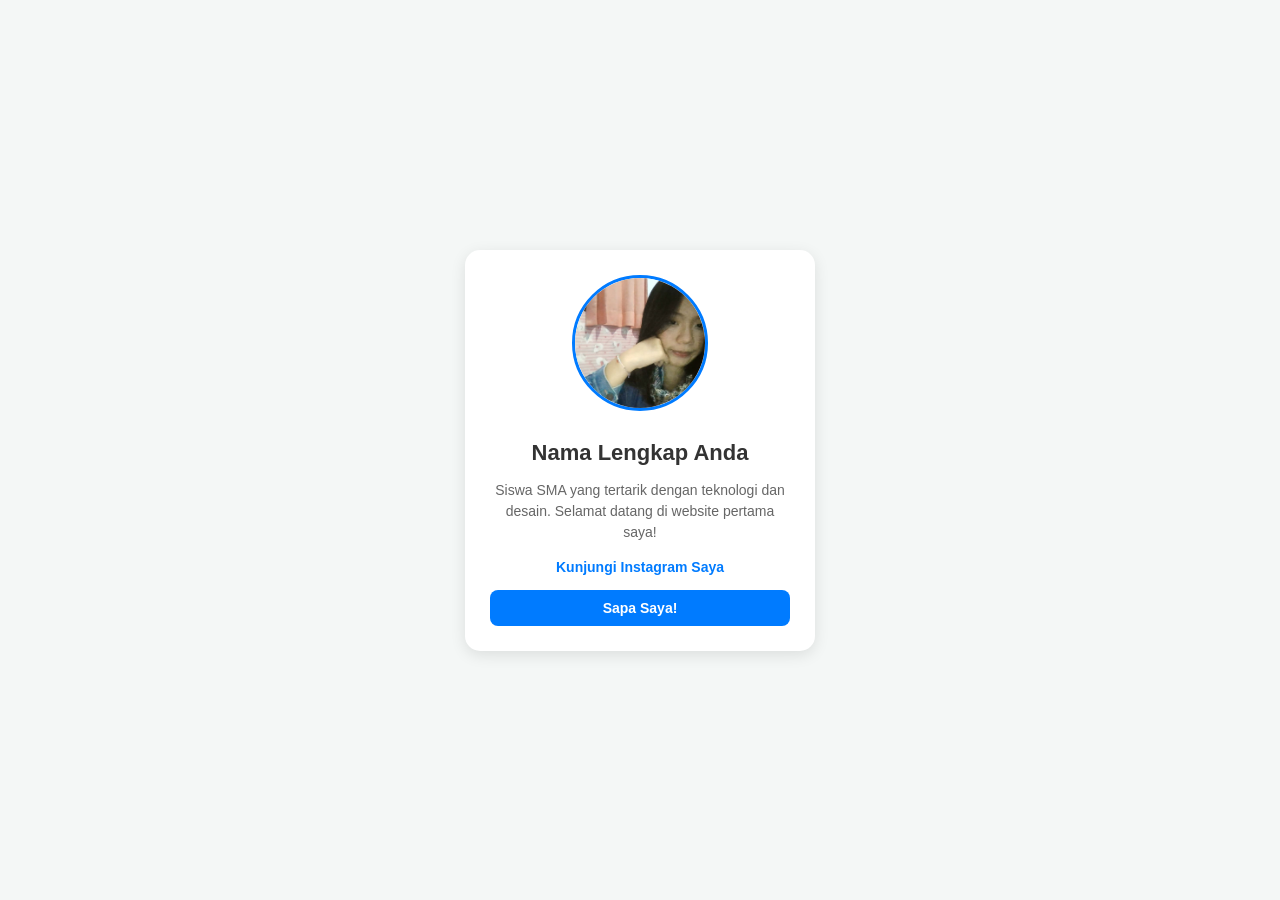
<file: index.html>
<!DOCTYPE html>
<html lang="id">
<head>
    <meta charset="UTF-8">
    <meta name="viewport" content="width=device-width, initial-scale=1.0">
    <title>Profil Saya</title> 
    <!-- Menghubungkan berkas CSS untuk tampilan -->
    <link rel="stylesheet" href="style.css">
</head>
<body>
    <div class="kartu-profil">
        <!-- Foto Profil -->
        <img src="foto-profil.jpg" alt="Foto profil saya">
        
        <!-- Informasi Profil -->
        <h1>Nama Lengkap Anda</h1>
        <p>Siswa SMA yang tertarik dengan teknologi dan desain. Selamat datang di website pertama saya!</p>
        
        <!-- Link Sosial Media -->
        <a href="https://www.instagram.com/usernameanda" target="_blank" class="link-instagram">Kunjungi Instagram Saya</a>
        
        <!-- Tombol Interaktif -->
        <button id="sapaButton">Sapa Saya!</button>
    </div>

    <!-- Menghubungkan berkas JavaScript di bagian bawah agar elemen HTML siap dulu -->
    <script src="script.js"></script>
</body>
</html>
</file>
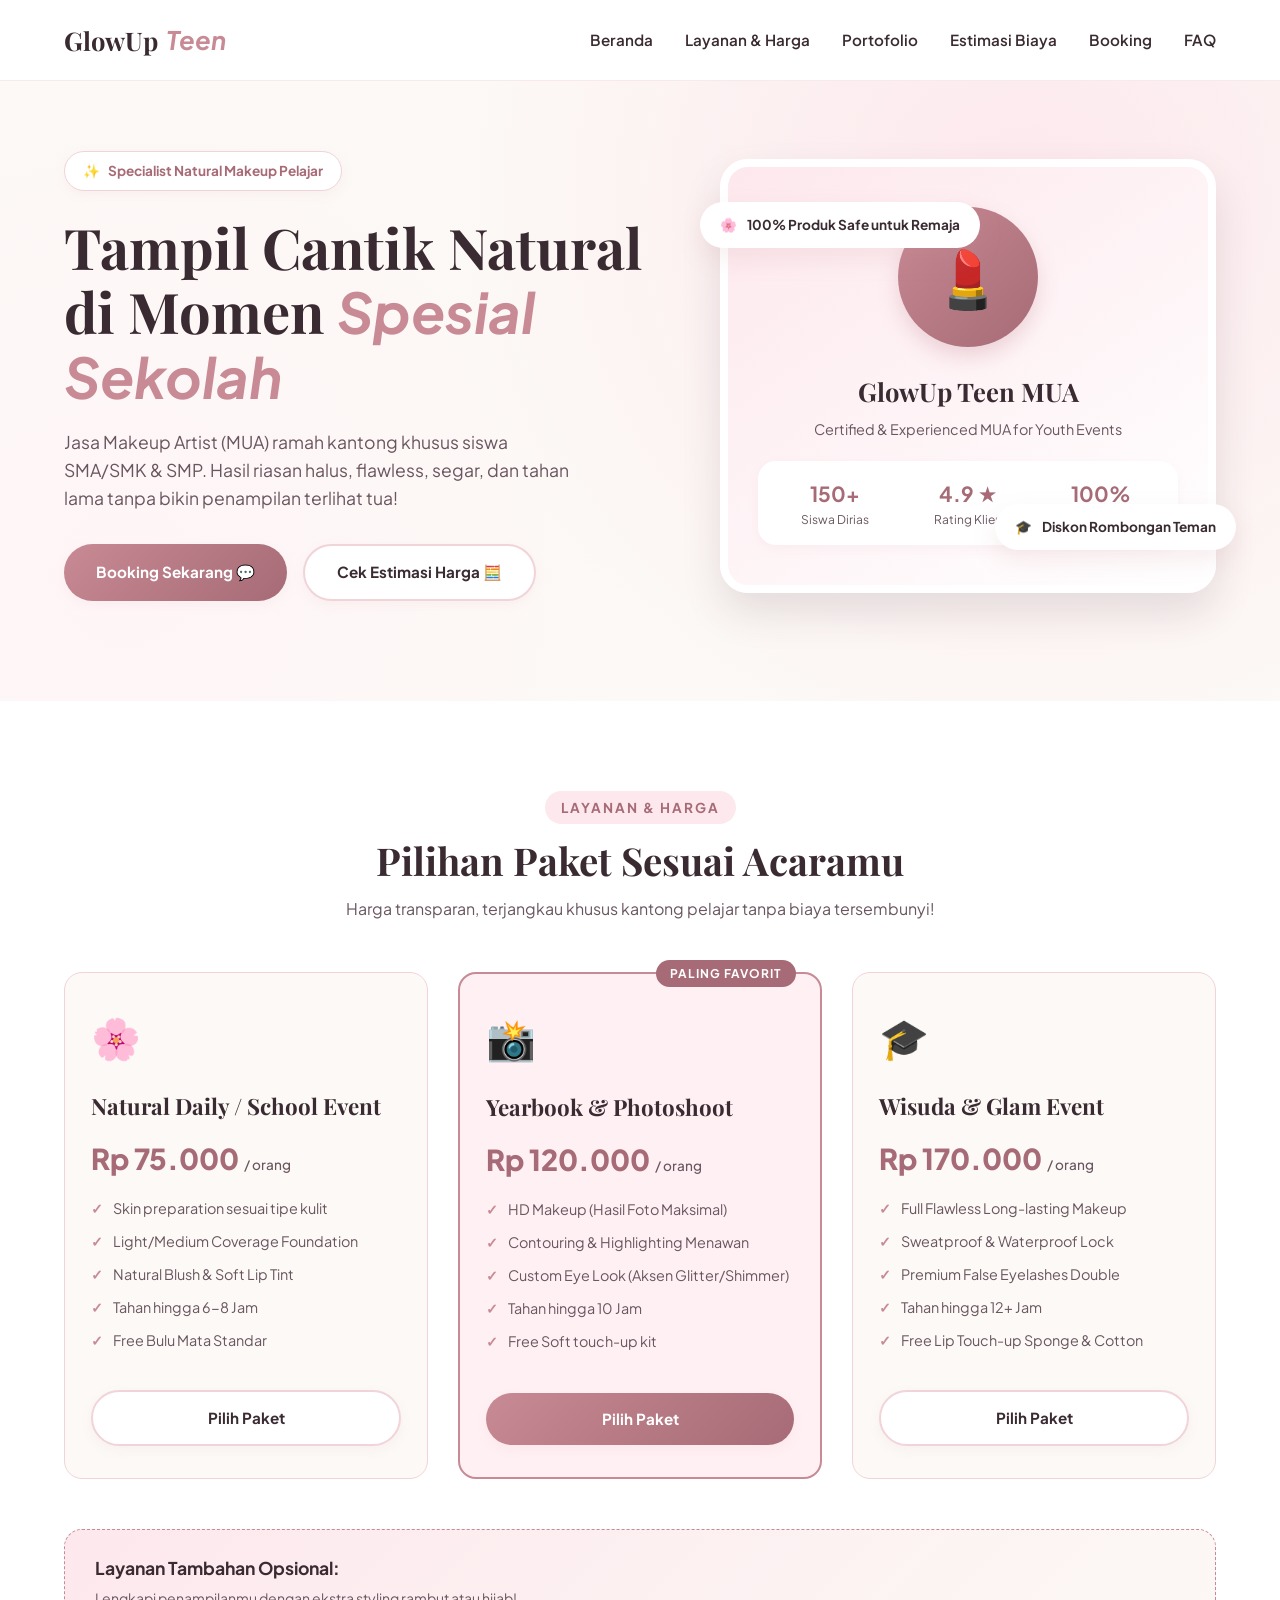
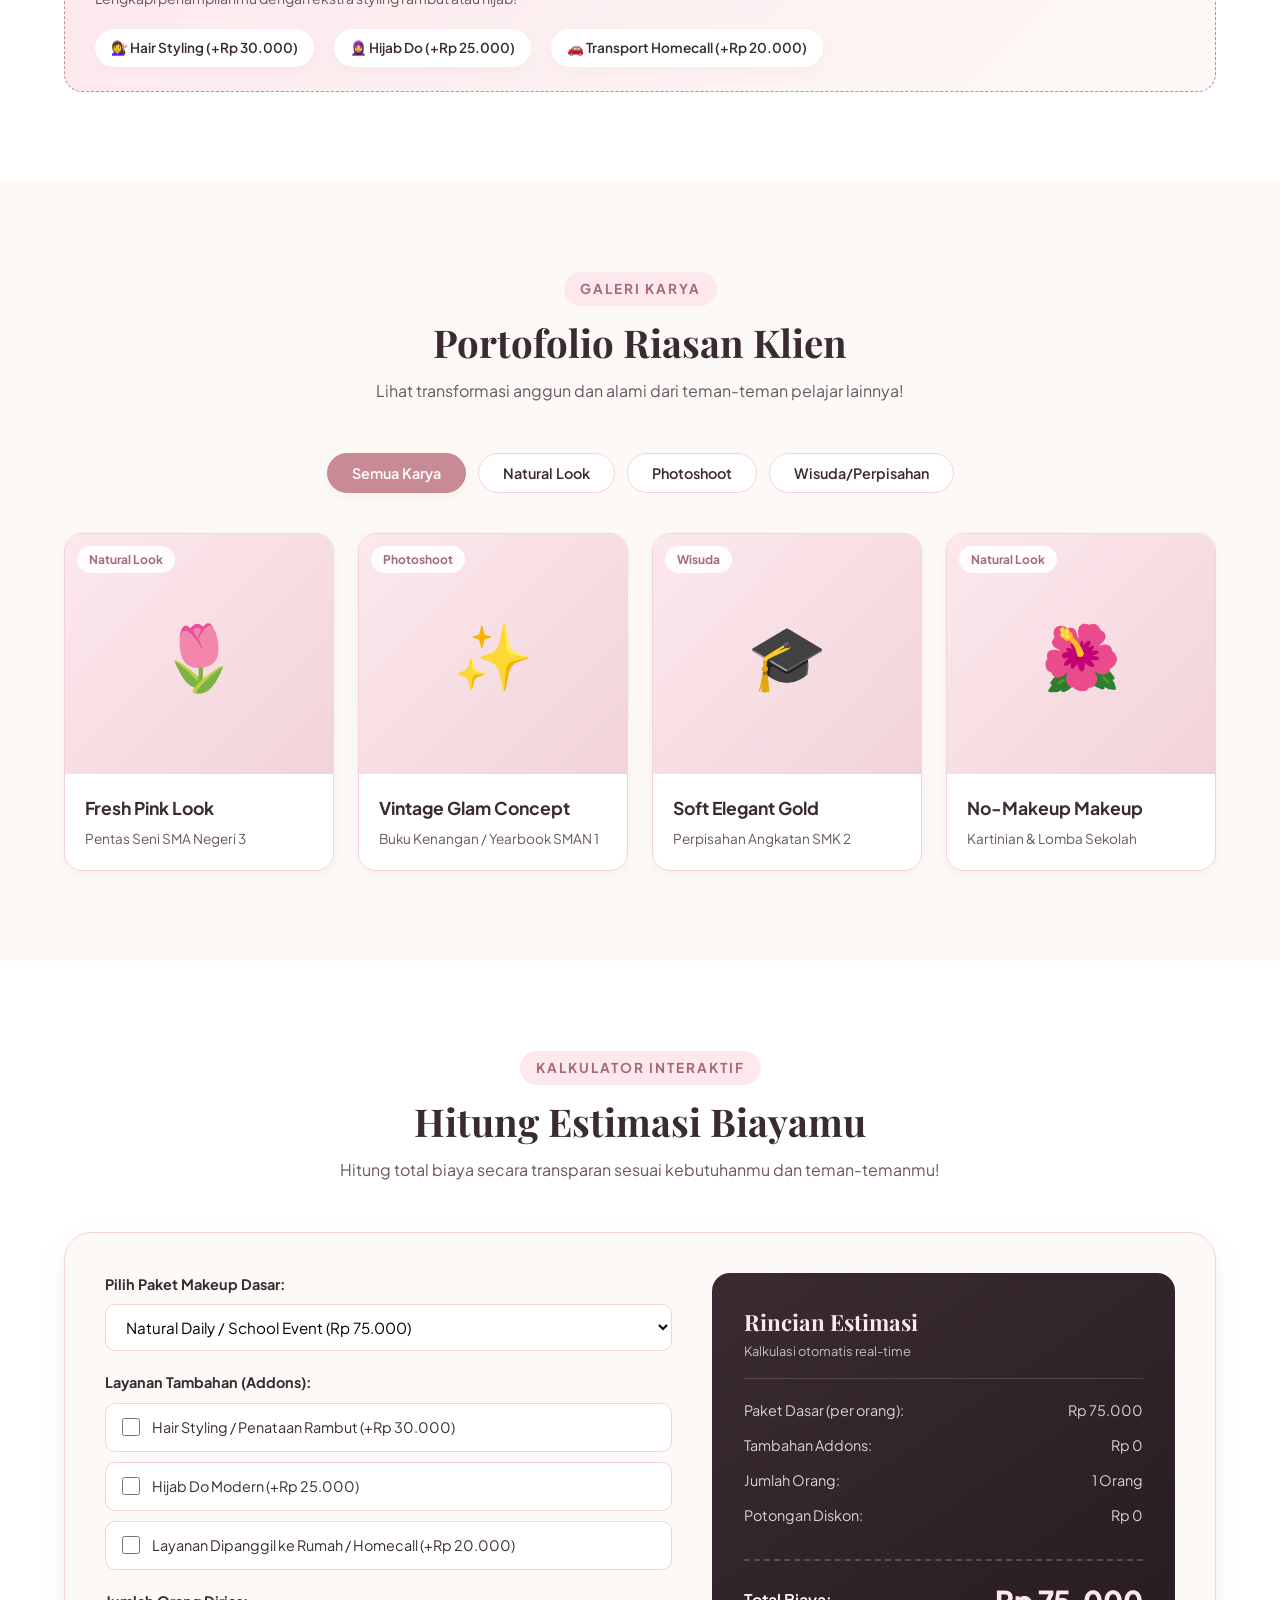
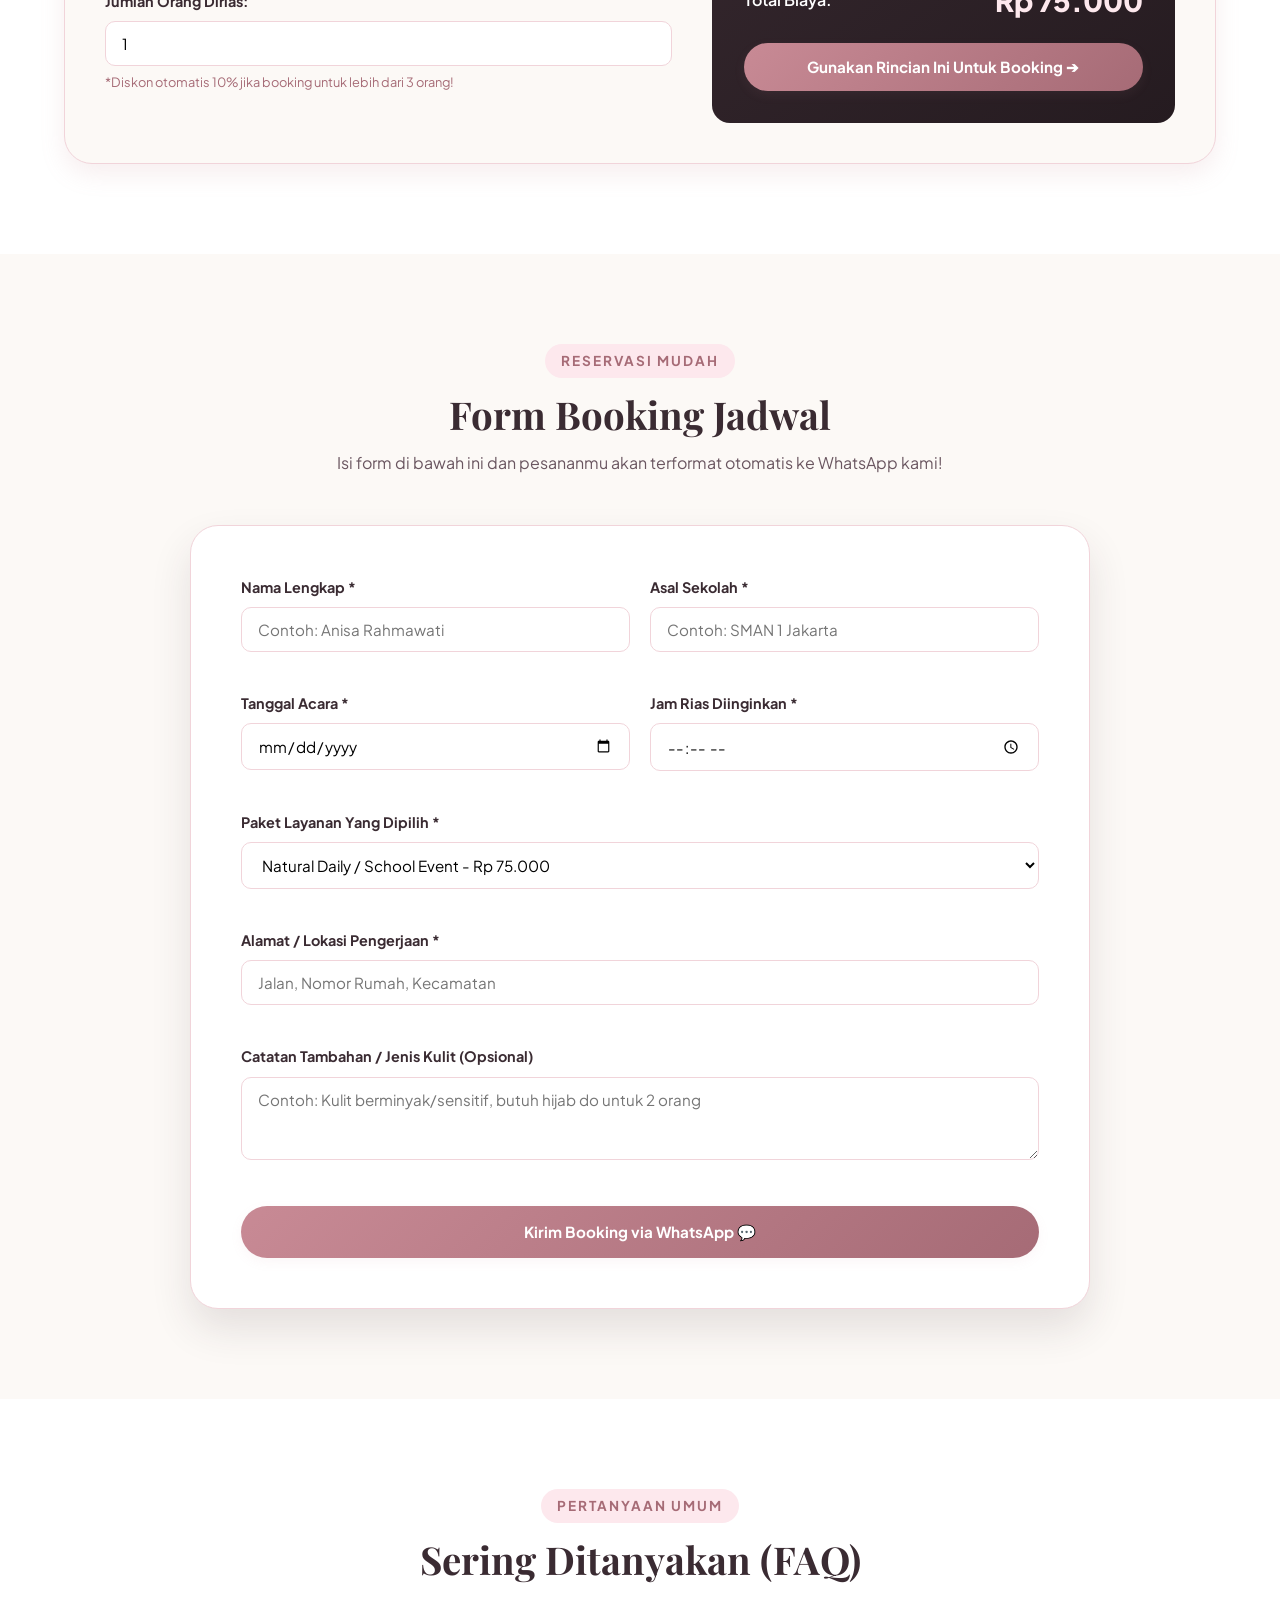
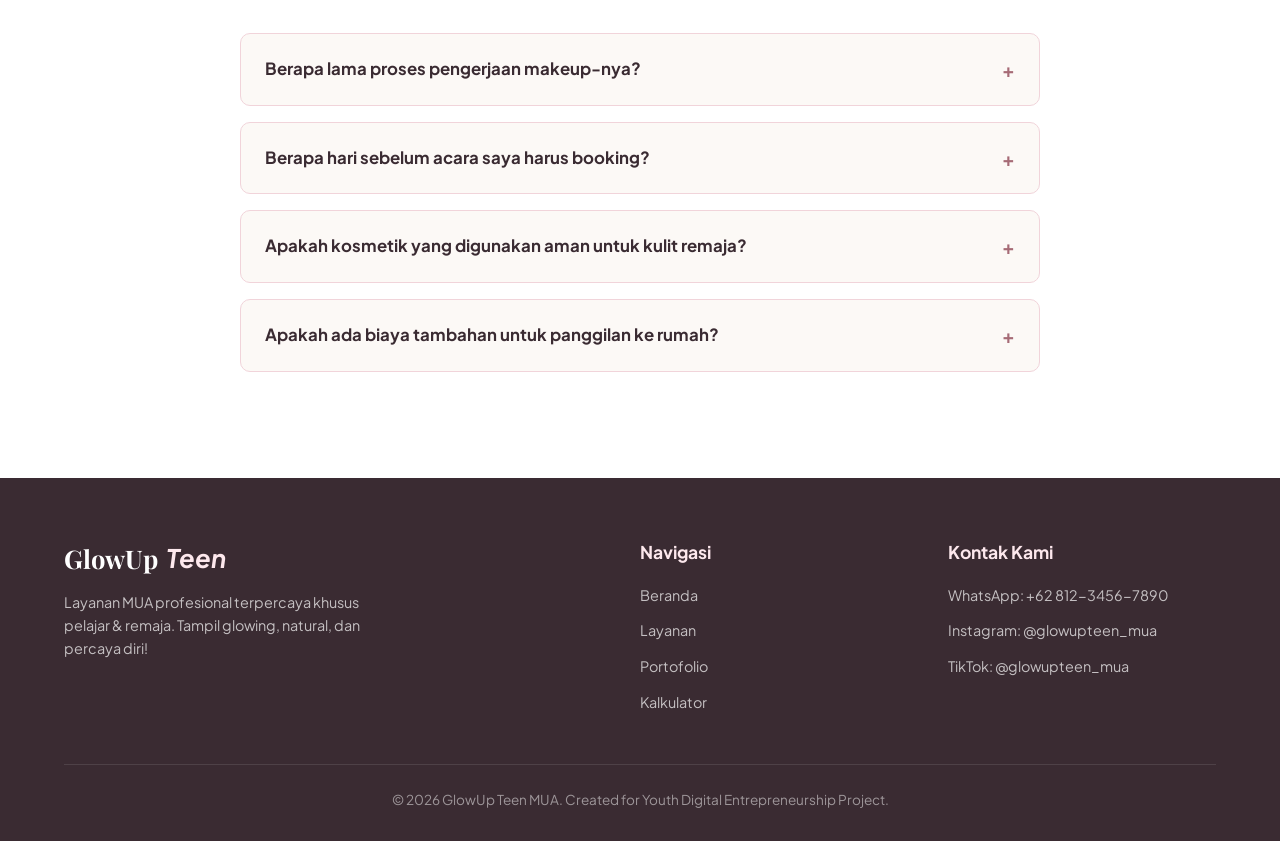
<file: glowup_teen_mua_landing_page.html>
<!DOCTYPE html>
<html lang="id">
<head>
  <meta charset="UTF-8">
  <meta name="viewport" content="width=device-width, initial-scale=1.0">
  <title>GlowUp Teen MUA - Jasa Makeup Specialist Pelajar & Remaja</title>
  
  <!-- Fonts & Icons -->
  <link rel="preconnect" href="https://fonts.googleapis.com">
  <link rel="preconnect" href="https://fonts.gstatic.com" crossorigin>
  <link href="https://fonts.googleapis.com/css2?family=Plus+Jakarta+Sans:wght@400;500;600;700;800&family=Playfair+Display:ital,wght@0,600;0,700;1,400&display=swap" rel="stylesheet">
  
  <style>
    /* ==========================================
       1. CSS VARIABLES & DESIGN SYSTEM
       ========================================== */
    :root {
      --rose-gold: #C88A95;
      --rose-gold-dark: #A66B76;
      --soft-pink: #FDE8ED;
      --blush-light: #FFF0F3;
      --cream-bg: #FCF9F6;
      --cream-card: #FFFFFF;
      --dark-mauve: #3A2B32;
      --mauve-muted: #6A5660;
      --white: #FFFFFF;
      --border-color: #F1D4DA;
      --shadow-sm: 0 4px 12px rgba(200, 138, 149, 0.08);
      --shadow-md: 0 10px 25px rgba(200, 138, 149, 0.15);
      --shadow-lg: 0 20px 40px rgba(58, 43, 50, 0.12);
      --radius-sm: 10px;
      --radius-md: 18px;
      --radius-lg: 28px;
      --transition: all 0.3s cubic-bezier(0.4, 0, 0.2, 1);
    }

    /* Reset & Base Styles */
    * {
      margin: 0;
      padding: 0;
      box-sizing: border-box;
      font-family: 'Plus Jakarta Sans', sans-serif;
    }

    html {
      scroll-behavior: smooth;
    }

    body {
      background-color: var(--cream-bg);
      color: var(--dark-mauve);
      line-height: 1.6;
      overflow-x: hidden;
    }

    h1, h2, h3, .font-serif {
      font-family: 'Playfair Display', serif;
    }

    a {
      text-decoration: none;
      color: inherit;
    }

    ul {
      list-style: none;
    }

    img {
      max-width: 100%;
      height: auto;
    }

    /* Container */
    .container {
      max-width: 1200px;
      margin: 0 auto;
      padding: 0 24px;
    }

    /* Section Title Component */
    .section-header {
      text-align: center;
      max-width: 680px;
      margin: 0 auto 50px auto;
    }

    .section-subtitle {
      display: inline-block;
      color: var(--rose-gold-dark);
      font-weight: 700;
      font-size: 0.85rem;
      text-transform: uppercase;
      letter-spacing: 2px;
      background: var(--soft-pink);
      padding: 6px 16px;
      border-radius: 50px;
      margin-bottom: 12px;
    }

    .section-title {
      font-size: 2.4rem;
      color: var(--dark-mauve);
      margin-bottom: 12px;
      line-height: 1.25;
    }

    .section-description {
      color: var(--mauve-muted);
      font-size: 1rem;
    }

    /* Buttons */
    .btn {
      display: inline-flex;
      align-items: center;
      justify-content: center;
      gap: 10px;
      padding: 14px 32px;
      border-radius: 50px;
      font-weight: 700;
      font-size: 0.95rem;
      cursor: pointer;
      border: none;
      transition: var(--transition);
      box-shadow: var(--shadow-sm);
    }

    .btn-primary {
      background: linear-gradient(135deg, var(--rose-gold), var(--rose-gold-dark));
      color: var(--white);
    }

    .btn-primary:hover {
      transform: translateY(-3px);
      box-shadow: 0 10px 20px rgba(166, 107, 118, 0.35);
    }

    .btn-secondary {
      background: var(--white);
      color: var(--dark-mauve);
      border: 2px solid var(--border-color);
    }

    .btn-secondary:hover {
      background: var(--soft-pink);
      border-color: var(--rose-gold);
      transform: translateY(-2px);
    }

    .btn-block {
      width: 100%;
    }

    /* ==========================================
       2. HEADER & NAVIGATION
       ========================================== */
    .navbar {
      position: sticky;
      top: 0;
      background: rgba(255, 255, 255, 0.92);
      backdrop-filter: blur(12px);
      -webkit-backdrop-filter: blur(12px);
      z-index: 1000;
      border-bottom: 1px solid rgba(241, 212, 218, 0.5);
      transition: var(--transition);
    }

    .nav-container {
      display: flex;
      justify-content: space-between;
      align-items: center;
      height: 80px;
    }

    .logo {
      font-family: 'Playfair Display', serif;
      font-size: 1.6rem;
      font-weight: 700;
      color: var(--dark-mauve);
      display: flex;
      align-items: center;
      gap: 8px;
    }

    .logo span {
      color: var(--rose-gold);
      font-style: italic;
    }

    .nav-links {
      display: flex;
      align-items: center;
      gap: 32px;
    }

    .nav-links a {
      font-weight: 600;
      font-size: 0.95rem;
      color: var(--dark-mauve);
      transition: var(--transition);
      position: relative;
    }

    .nav-links a::after {
      content: '';
      position: absolute;
      width: 0;
      height: 2px;
      bottom: -4px;
      left: 0;
      background-color: var(--rose-gold);
      transition: var(--transition);
      border-radius: 2px;
    }

    .nav-links a:hover::after {
      width: 100%;
    }

    .nav-links a:hover {
      color: var(--rose-gold);
    }

    .mobile-toggle {
      display: none;
      background: none;
      border: none;
      font-size: 1.8rem;
      color: var(--dark-mauve);
      cursor: pointer;
    }

    /* ==========================================
       3. HERO SECTION
       ========================================== */
    .hero {
      padding: 70px 0 100px 0;
      position: relative;
      background: radial-gradient(circle at 80% 20%, var(--soft-pink) 0%, transparent 50%),
                  radial-gradient(circle at 10% 80%, #FFF5F7 0%, transparent 40%);
    }

    .hero-grid {
      display: grid;
      grid-template-columns: 1.1fr 0.9fr;
      gap: 50px;
      align-items: center;
    }

    .hero-badge {
      display: inline-flex;
      align-items: center;
      gap: 8px;
      background: var(--white);
      border: 1px solid var(--border-color);
      padding: 8px 18px;
      border-radius: 50px;
      font-size: 0.85rem;
      font-weight: 700;
      color: var(--rose-gold-dark);
      margin-bottom: 24px;
      box-shadow: var(--shadow-sm);
    }

    .hero-content h1 {
      font-size: 3.5rem;
      line-height: 1.15;
      color: var(--dark-mauve);
      margin-bottom: 20px;
    }

    .hero-content h1 span {
      color: var(--rose-gold);
      font-style: italic;
    }

    .hero-content p {
      font-size: 1.1rem;
      color: var(--mauve-muted);
      margin-bottom: 32px;
      max-width: 520px;
    }

    .hero-cta {
      display: flex;
      gap: 16px;
      flex-wrap: wrap;
    }

    .hero-card-wrapper {
      position: relative;
    }

    .hero-image-card {
      background: linear-gradient(145deg, var(--soft-pink), var(--white));
      border: 8px solid var(--white);
      border-radius: var(--radius-lg);
      padding: 40px 30px;
      text-align: center;
      box-shadow: var(--shadow-lg);
      position: relative;
      overflow: hidden;
    }

    .hero-avatar {
      width: 140px;
      height: 140px;
      border-radius: 50%;
      background: linear-gradient(135deg, var(--rose-gold), var(--rose-gold-dark));
      color: var(--white);
      display: flex;
      align-items: center;
      justify-content: center;
      font-size: 3.5rem;
      margin: 0 auto 24px auto;
      box-shadow: 0 10px 20px rgba(200, 138, 149, 0.3);
    }

    .hero-card-info h3 {
      font-size: 1.6rem;
      margin-bottom: 6px;
    }

    .hero-card-info p {
      font-size: 0.9rem;
      color: var(--mauve-muted);
      margin-bottom: 20px;
    }

    .hero-stats {
      display: grid;
      grid-template-columns: repeat(3, 1fr);
      gap: 12px;
      background: var(--white);
      padding: 16px;
      border-radius: var(--radius-md);
      box-shadow: var(--shadow-sm);
    }

    .stat-item h4 {
      font-size: 1.3rem;
      color: var(--rose-gold-dark);
    }

    .stat-item p {
      font-size: 0.75rem;
      color: var(--mauve-muted);
      margin: 0;
    }

    /* Floating Badges */
    .floating-badge {
      position: absolute;
      background: var(--white);
      padding: 12px 20px;
      border-radius: 50px;
      box-shadow: var(--shadow-md);
      display: flex;
      align-items: center;
      gap: 10px;
      font-size: 0.85rem;
      font-weight: 700;
      z-index: 2;
      animation: float 4s ease-in-out infinite;
    }

    .floating-badge-1 {
      top: 10%;
      left: -20px;
    }

    .floating-badge-2 {
      bottom: 10%;
      right: -20px;
      animation-delay: 2s;
    }

    @keyframes float {
      0%, 100% { transform: translateY(0); }
      50% { transform: translateY(-10px); }
    }

    /* ==========================================
       4. SERVICES & PRICING
       ========================================== */
    .services {
      padding: 90px 0;
      background: var(--white);
    }

    .services-grid {
      display: grid;
      grid-template-columns: repeat(auto-fit, minmax(270px, 1fr));
      gap: 30px;
    }

    .service-card {
      background: var(--cream-bg);
      border: 1px solid var(--border-color);
      border-radius: var(--radius-md);
      padding: 32px 26px;
      transition: var(--transition);
      display: flex;
      flex-direction: column;
      position: relative;
    }

    .service-card:hover {
      transform: translateY(-8px);
      box-shadow: var(--shadow-md);
      border-color: var(--rose-gold);
    }

    .service-card.popular {
      background: var(--blush-light);
      border: 2px solid var(--rose-gold);
    }

    .popular-tag {
      position: absolute;
      top: -14px;
      right: 24px;
      background: var(--rose-gold-dark);
      color: var(--white);
      font-size: 0.75rem;
      font-weight: 700;
      padding: 4px 14px;
      border-radius: 50px;
      text-transform: uppercase;
      letter-spacing: 1px;
    }

    .service-icon {
      font-size: 2.5rem;
      margin-bottom: 20px;
    }

    .service-title {
      font-size: 1.4rem;
      margin-bottom: 10px;
    }

    .service-price {
      font-size: 1.8rem;
      font-weight: 800;
      color: var(--rose-gold-dark);
      margin-bottom: 16px;
    }

    .service-price span {
      font-size: 0.85rem;
      color: var(--mauve-muted);
      font-weight: 500;
    }

    .service-features {
      margin-bottom: 28px;
      flex-grow: 1;
    }

    .service-features li {
      font-size: 0.9rem;
      color: var(--mauve-muted);
      margin-bottom: 10px;
      display: flex;
      align-items: center;
      gap: 10px;
    }

    .service-features li::before {
      content: '✓';
      color: var(--rose-gold);
      font-weight: 800;
    }

    /* Extra Addons Bar */
    .addons-box {
      margin-top: 50px;
      background: linear-gradient(135deg, var(--soft-pink), var(--cream-bg));
      border: 1px dashed var(--rose-gold);
      border-radius: var(--radius-md);
      padding: 24px 30px;
      display: flex;
      justify-content: space-between;
      align-items: center;
      flex-wrap: wrap;
      gap: 20px;
    }

    .addons-info h4 {
      font-size: 1.1rem;
      margin-bottom: 4px;
    }

    .addons-info p {
      font-size: 0.88rem;
      color: var(--mauve-muted);
    }

    .addons-list {
      display: flex;
      gap: 20px;
      flex-wrap: wrap;
    }

    .addon-chip {
      background: var(--white);
      padding: 8px 16px;
      border-radius: 50px;
      font-size: 0.85rem;
      font-weight: 600;
      box-shadow: var(--shadow-sm);
    }

    /* ==========================================
       5. PORTFOLIO WITH FILTERS
       ========================================== */
    .portfolio {
      padding: 90px 0;
    }

    .filter-container {
      display: flex;
      justify-content: center;
      gap: 12px;
      margin-bottom: 40px;
      flex-wrap: wrap;
    }

    .filter-btn {
      padding: 10px 24px;
      border-radius: 50px;
      border: 1px solid var(--border-color);
      background: var(--white);
      color: var(--dark-mauve);
      font-weight: 600;
      font-size: 0.9rem;
      cursor: pointer;
      transition: var(--transition);
    }

    .filter-btn:hover,
    .filter-btn.active {
      background: var(--rose-gold);
      color: var(--white);
      border-color: var(--rose-gold);
      box-shadow: var(--shadow-sm);
    }

    .portfolio-grid {
      display: grid;
      grid-template-columns: repeat(auto-fill, minmax(270px, 1fr));
      gap: 24px;
    }

    .portfolio-card {
      background: var(--white);
      border-radius: var(--radius-md);
      overflow: hidden;
      box-shadow: var(--shadow-sm);
      transition: var(--transition);
      border: 1px solid var(--border-color);
    }

    .portfolio-card:hover {
      transform: translateY(-6px);
      box-shadow: var(--shadow-md);
    }

    .portfolio-img {
      height: 240px;
      background: linear-gradient(135deg, var(--soft-pink), var(--border-color));
      display: flex;
      align-items: center;
      justify-content: center;
      font-size: 4rem;
      position: relative;
    }

    .portfolio-overlay {
      position: absolute;
      top: 12px;
      left: 12px;
      background: rgba(255, 255, 255, 0.9);
      padding: 4px 12px;
      border-radius: 50px;
      font-size: 0.75rem;
      font-weight: 700;
      color: var(--rose-gold-dark);
    }

    .portfolio-body {
      padding: 20px;
    }

    .portfolio-body h4 {
      font-size: 1.1rem;
      margin-bottom: 6px;
    }

    .portfolio-body p {
      font-size: 0.85rem;
      color: var(--mauve-muted);
    }

    /* ==========================================
       6. INTERACTIVE COST ESTIMATOR
       ========================================== */
    .estimator {
      padding: 90px 0;
      background: var(--white);
    }

    .estimator-box {
      background: var(--cream-bg);
      border: 1px solid var(--border-color);
      border-radius: var(--radius-lg);
      padding: 40px;
      box-shadow: var(--shadow-md);
      display: grid;
      grid-template-columns: 1.1fr 0.9fr;
      gap: 40px;
    }

    .form-group {
      margin-bottom: 20px;
    }

    .form-label {
      display: block;
      font-weight: 700;
      font-size: 0.9rem;
      margin-bottom: 8px;
    }

    .form-control {
      width: 100%;
      padding: 12px 16px;
      border: 1.5px solid var(--border-color);
      border-radius: var(--radius-sm);
      font-size: 0.95rem;
      background: var(--white);
      transition: var(--transition);
    }

    .form-control:focus {
      outline: none;
      border-color: var(--rose-gold);
      box-shadow: 0 0 0 4px rgba(200, 138, 149, 0.15);
    }

    .checkbox-list {
      display: flex;
      flex-direction: column;
      gap: 10px;
    }

    .checkbox-item {
      display: flex;
      align-items: center;
      gap: 12px;
      background: var(--white);
      padding: 12px 16px;
      border-radius: var(--radius-sm);
      border: 1px solid var(--border-color);
      cursor: pointer;
      font-size: 0.9rem;
      transition: var(--transition);
    }

    .checkbox-item:hover {
      border-color: var(--rose-gold);
    }

    .checkbox-item input[type="checkbox"] {
      width: 18px;
      height: 18px;
      accent-color: var(--rose-gold);
    }

    .price-summary-card {
      background: linear-gradient(145deg, var(--dark-mauve), #251B20);
      color: var(--white);
      border-radius: var(--radius-md);
      padding: 32px;
      display: flex;
      flex-direction: column;
      justify-content: space-between;
    }

    .summary-header {
      border-bottom: 1px solid rgba(255, 255, 255, 0.15);
      padding-bottom: 16px;
      margin-bottom: 20px;
    }

    .summary-header h3 {
      font-size: 1.4rem;
      color: var(--soft-pink);
    }

    .summary-row {
      display: flex;
      justify-content: space-between;
      margin-bottom: 12px;
      font-size: 0.9rem;
      color: rgba(255, 255, 255, 0.8);
    }

    .summary-total {
      border-top: 2px dashed rgba(255, 255, 255, 0.2);
      padding-top: 16px;
      margin-top: 20px;
      display: flex;
      justify-content: space-between;
      align-items: center;
    }

    .summary-total span:first-child {
      font-size: 1rem;
      font-weight: 600;
    }

    .total-amount {
      font-size: 1.8rem;
      font-weight: 800;
      color: var(--soft-pink);
    }

    .discount-tag {
      background: rgba(255, 255, 255, 0.15);
      color: #90EE90;
      font-size: 0.75rem;
      padding: 2px 8px;
      border-radius: 4px;
      margin-left: 6px;
    }

    /* ==========================================
       7. BOOKING FORM & WHATSAPP
       ========================================== */
    .booking {
      padding: 90px 0;
    }

    .booking-wrapper {
      background: var(--white);
      border-radius: var(--radius-lg);
      padding: 50px;
      box-shadow: var(--shadow-lg);
      border: 1px solid var(--border-color);
      max-width: 900px;
      margin: 0 auto;
    }

    .form-grid {
      display: grid;
      grid-template-columns: 1fr 1fr;
      gap: 20px;
    }

    .form-grid .full-width {
      grid-column: span 2;
    }

    /* ==========================================
       8. FAQ & ACCORDION
       ========================================== */
    .faq {
      padding: 90px 0;
      background: var(--white);
    }

    .faq-container {
      max-width: 800px;
      margin: 0 auto;
    }

    .faq-item {
      background: var(--cream-bg);
      border: 1px solid var(--border-color);
      border-radius: var(--radius-sm);
      margin-bottom: 16px;
      overflow: hidden;
      transition: var(--transition);
    }

    .faq-header {
      padding: 20px 24px;
      display: flex;
      justify-content: space-between;
      align-items: center;
      cursor: pointer;
      font-weight: 700;
      font-size: 1.05rem;
    }

    .faq-icon {
      font-size: 1.2rem;
      transition: var(--transition);
      color: var(--rose-gold-dark);
    }

    .faq-content {
      max-height: 0;
      overflow: hidden;
      transition: max-height 0.3s ease, padding 0.3s ease;
      padding: 0 24px;
      color: var(--mauve-muted);
      font-size: 0.95rem;
      line-height: 1.6;
    }

    .faq-item.active .faq-content {
      padding: 0 24px 20px 24px;
      max-height: 200px;
    }

    .faq-item.active .faq-icon {
      transform: rotate(45deg);
    }

    /* ==========================================
       9. FOOTER
       ========================================== */
    footer {
      background: var(--dark-mauve);
      color: var(--white);
      padding: 60px 0 30px 0;
    }

    .footer-grid {
      display: grid;
      grid-template-columns: 2fr 1fr 1fr;
      gap: 40px;
      margin-bottom: 40px;
    }

    .footer-brand p {
      color: rgba(255, 255, 255, 0.7);
      margin-top: 12px;
      font-size: 0.9rem;
      max-width: 320px;
    }

    .footer-title {
      font-size: 1.1rem;
      color: var(--soft-pink);
      margin-bottom: 16px;
      font-weight: 700;
    }

    .footer-links li {
      margin-bottom: 10px;
    }

    .footer-links a {
      color: rgba(255, 255, 255, 0.7);
      font-size: 0.9rem;
      transition: var(--transition);
    }

    .footer-links a:hover {
      color: var(--soft-pink);
    }

    .footer-bottom {
      border-top: 1px solid rgba(255, 255, 255, 0.1);
      padding-top: 24px;
      text-align: center;
      font-size: 0.85rem;
      color: rgba(255, 255, 255, 0.5);
    }

    /* ==========================================
       10. RESPONSIVE DESIGN
       ========================================== */
    @media (max-width: 992px) {
      .hero-grid, .estimator-box {
        grid-template-columns: 1fr;
      }
      .hero-content h1 {
        font-size: 2.8rem;
      }
      .floating-badge {
        display: none;
      }
      .footer-grid {
        grid-template-columns: 1fr;
      }
    }

    @media (max-width: 768px) {
      .nav-links {
        display: none;
        position: absolute;
        top: 80px;
        left: 0;
        width: 100%;
        background: var(--white);
        flex-direction: column;
        padding: 20px;
        border-bottom: 1px solid var(--border-color);
        box-shadow: var(--shadow-md);
      }

      .nav-links.show {
        display: flex;
      }

      .mobile-toggle {
        display: block;
      }

      .form-grid {
        grid-template-columns: 1fr;
      }

      .form-grid .full-width {
        grid-column: span 1;
      }

      .booking-wrapper {
        padding: 28px 20px;
      }

      .estimator-box {
        padding: 24px 18px;
      }

      .hero-content h1 {
        font-size: 2.2rem;
      }
    }
  </style>
</head>
<body>

  <!-- NAVBAR -->
  <nav class="navbar">
    <div class="container nav-container">
      <a href="#" class="logo">GlowUp<span>Teen</span></a>
      <button class="mobile-toggle" onclick="toggleNav()" aria-label="Toggle Navigation">☰</button>
      <ul class="nav-links" id="navLinks">
        <li><a href="#home" onclick="closeNav()">Beranda</a></li>
        <li><a href="#layanan" onclick="closeNav()">Layanan & Harga</a></li>
        <li><a href="#portofolio" onclick="closeNav()">Portofolio</a></li>
        <li><a href="#kalkulator" onclick="closeNav()">Estimasi Biaya</a></li>
        <li><a href="#booking" onclick="closeNav()">Booking</a></li>
        <li><a href="#faq" onclick="closeNav()">FAQ</a></li>
      </ul>
    </div>
  </nav>

  <!-- HERO SECTION -->
  <section class="hero" id="home">
    <div class="container hero-grid">
      <div class="hero-content">
        <div class="hero-badge">
          <span>✨</span> Specialist Natural Makeup Pelajar
        </div>
        <h1>Tampil Cantik Natural di Momen <span>Spesial Sekolah</span></h1>
        <p>Jasa Makeup Artist (MUA) ramah kantong khusus siswa SMA/SMK & SMP. Hasil riasan halus, flawless, segar, dan tahan lama tanpa bikin penampilan terlihat tua!</p>
        <div class="hero-cta">
          <a href="#booking" class="btn btn-primary">Booking Sekarang 💬</a>
          <a href="#kalkulator" class="btn btn-secondary">Cek Estimasi Harga 🧮</a>
        </div>
      </div>

      <div class="hero-card-wrapper">
        <div class="floating-badge floating-badge-1">
          <span>🌸</span> 100% Produk Safe untuk Remaja
        </div>
        <div class="floating-badge floating-badge-2">
          <span>🎓</span> Diskon Rombongan Teman
        </div>
        
        <div class="hero-image-card">
          <div class="hero-avatar">💄</div>
          <div class="hero-card-info">
            <h3>GlowUp Teen MUA</h3>
            <p>Certified & Experienced MUA for Youth Events</p>
          </div>
          <div class="hero-stats">
            <div class="stat-item">
              <h4>150+</h4>
              <p>Siswa Dirias</p>
            </div>
            <div class="stat-item">
              <h4>4.9 ★</h4>
              <p>Rating Klien</p>
            </div>
            <div class="stat-item">
              <h4>100%</h4>
              <p>On-Time</p>
            </div>
          </div>
        </div>
      </div>
    </div>
  </section>

  <!-- SERVICES & PRICING -->
  <section class="services" id="layanan">
    <div class="container">
      <div class="section-header">
        <span class="section-subtitle">Layanan & Harga</span>
        <h2 class="section-title">Pilihan Paket Sesuai Acaramu</h2>
        <p class="section-description">Harga transparan, terjangkau khusus kantong pelajar tanpa biaya tersembunyi!</p>
      </div>

      <div class="services-grid">
        <!-- Card 1 -->
        <div class="service-card">
          <div class="service-icon">🌸</div>
          <h3 class="service-title">Natural Daily / School Event</h3>
          <div class="service-price">Rp 75.000 <span>/ orang</span></div>
          <ul class="service-features">
            <li>Skin preparation sesuai tipe kulit</li>
            <li>Light/Medium Coverage Foundation</li>
            <li>Natural Blush & Soft Lip Tint</li>
            <li>Tahan hingga 6-8 Jam</li>
            <li>Free Bulu Mata Standar</li>
          </ul>
          <a href="#booking" onclick="selectServicePackage('Natural Daily / School Event (75k)')" class="btn btn-secondary btn-block">Pilih Paket</a>
        </div>

        <!-- Card 2 -->
        <div class="service-card popular">
          <div class="popular-tag">Paling Favorit</div>
          <div class="service-icon">📸</div>
          <h3 class="service-title">Yearbook & Photoshoot</h3>
          <div class="service-price">Rp 120.000 <span>/ orang</span></div>
          <ul class="service-features">
            <li>HD Makeup (Hasil Foto Maksimal)</li>
            <li>Contouring & Highlighting Menawan</li>
            <li>Custom Eye Look (Aksen Glitter/Shimmer)</li>
            <li>Tahan hingga 10 Jam</li>
            <li>Free Soft touch-up kit</li>
          </ul>
          <a href="#booking" onclick="selectServicePackage('Yearbook & Photoshoot (120k)')" class="btn btn-primary btn-block">Pilih Paket</a>
        </div>

        <!-- Card 3 -->
        <div class="service-card">
          <div class="service-icon">🎓</div>
          <h3 class="service-title">Wisuda & Glam Event</h3>
          <div class="service-price">Rp 170.000 <span>/ orang</span></div>
          <ul class="service-features">
            <li>Full Flawless Long-lasting Makeup</li>
            <li>Sweatproof & Waterproof Lock</li>
            <li>Premium False Eyelashes Double</li>
            <li>Tahan hingga 12+ Jam</li>
            <li>Free Lip Touch-up Sponge & Cotton</li>
          </ul>
          <a href="#booking" onclick="selectServicePackage('Wisuda & Glam Event (170k)')" class="btn btn-secondary btn-block">Pilih Paket</a>
        </div>
      </div>

      <!-- Addons Bar -->
      <div class="addons-box">
        <div class="addons-info">
          <h4>Layanan Tambahan Opsional:</h4>
          <p>Lengkapi penampilanmu dengan ekstra styling rambut atau hijab!</p>
        </div>
        <div class="addons-list">
          <div class="addon-chip">💇‍♀️ Hair Styling (+Rp 30.000)</div>
          <div class="addon-chip">🧕 Hijab Do (+Rp 25.000)</div>
          <div class="addon-chip">🚗 Transport Homecall (+Rp 20.000)</div>
        </div>
      </div>
    </div>
  </section>

  <!-- PORTFOLIO GALLERY -->
  <section class="portfolio" id="portofolio">
    <div class="container">
      <div class="section-header">
        <span class="section-subtitle">Galeri Karya</span>
        <h2 class="section-title">Portofolio Riasan Klien</h2>
        <p class="section-description">Lihat transformasi anggun dan alami dari teman-teman pelajar lainnya!</p>
      </div>

      <!-- Filter Tabs -->
      <div class="filter-container">
        <button class="filter-btn active" onclick="filterGallery('all', this)">Semua Karya</button>
        <button class="filter-btn" onclick="filterGallery('natural', this)">Natural Look</button>
        <button class="filter-btn" onclick="filterGallery('photoshoot', this)">Photoshoot</button>
        <button class="filter-btn" onclick="filterGallery('wisuda', this)">Wisuda/Perpisahan</button>
      </div>

      <!-- Gallery Grid -->
      <div class="portfolio-grid">
        <div class="portfolio-card" data-category="natural">
          <div class="portfolio-img">🌷
            <div class="portfolio-overlay">Natural Look</div>
          </div>
          <div class="portfolio-body">
            <h4>Fresh Pink Look</h4>
            <p>Pentas Seni SMA Negeri 3</p>
          </div>
        </div>

        <div class="portfolio-card" data-category="photoshoot">
          <div class="portfolio-img">✨
            <div class="portfolio-overlay">Photoshoot</div>
          </div>
          <div class="portfolio-body">
            <h4>Vintage Glam Concept</h4>
            <p>Buku Kenangan / Yearbook SMAN 1</p>
          </div>
        </div>

        <div class="portfolio-card" data-category="wisuda">
          <div class="portfolio-img">🎓
            <div class="portfolio-overlay">Wisuda</div>
          </div>
          <div class="portfolio-body">
            <h4>Soft Elegant Gold</h4>
            <p>Perpisahan Angkatan SMK 2</p>
          </div>
        </div>

        <div class="portfolio-card" data-category="natural">
          <div class="portfolio-img">🌺
            <div class="portfolio-overlay">Natural Look</div>
          </div>
          <div class="portfolio-body">
            <h4>No-Makeup Makeup</h4>
            <p>Kartinian & Lomba Sekolah</p>
          </div>
        </div>
      </div>
    </div>
  </section>

  <!-- COST ESTIMATOR -->
  <section class="estimator" id="kalkulator">
    <div class="container">
      <div class="section-header">
        <span class="section-subtitle">Kalkulator Interaktif</span>
        <h2 class="section-title">Hitung Estimasi Biayamu</h2>
        <p class="section-description">Hitung total biaya secara transparan sesuai kebutuhanmu dan teman-temanmu!</p>
      </div>

      <div class="estimator-box">
        <!-- Form Inputs -->
        <div>
          <div class="form-group">
            <label for="est-package" class="form-label">Pilih Paket Makeup Dasar:</label>
            <select id="est-package" class="form-control" onchange="calculateCost()">
              <option value="75000">Natural Daily / School Event (Rp 75.000)</option>
              <option value="120000">Yearbook & Photoshoot (Rp 120.000)</option>
              <option value="170000">Wisuda & Glam Event (Rp 170.000)</option>
            </select>
          </div>

          <div class="form-group">
            <label class="form-label">Layanan Tambahan (Addons):</label>
            <div class="checkbox-list">
              <label class="checkbox-item">
                <input type="checkbox" id="est-hair" value="30000" onchange="calculateCost()">
                <span>Hair Styling / Penataan Rambut (+Rp 30.000)</span>
              </label>
              <label class="checkbox-item">
                <input type="checkbox" id="est-hijab" value="25000" onchange="calculateCost()">
                <span>Hijab Do Modern (+Rp 25.000)</span>
              </label>
              <label class="checkbox-item">
                <input type="checkbox" id="est-transport" value="20000" onchange="calculateCost()">
                <span>Layanan Dipanggil ke Rumah / Homecall (+Rp 20.000)</span>
              </label>
            </div>
          </div>

          <div class="form-group">
            <label for="est-people" class="form-label">Jumlah Orang Dirias:</label>
            <input type="number" id="est-people" class="form-control" value="1" min="1" max="20" oninput="calculateCost()">
            <small style="color: var(--rose-gold-dark); font-size: 0.8rem; margin-top: 6px; display: block;">
              *Diskon otomatis 10% jika booking untuk lebih dari 3 orang!
            </small>
          </div>
        </div>

        <!-- Result Box -->
        <div class="price-summary-card">
          <div>
            <div class="summary-header">
              <h3>Rincian Estimasi</h3>
              <p style="font-size: 0.8rem; color: rgba(255,255,255,0.7);">Kalkulasi otomatis real-time</p>
            </div>

            <div class="summary-row">
              <span>Paket Dasar (per orang):</span>
              <span id="sum-base">Rp 75.000</span>
            </div>

            <div class="summary-row">
              <span>Tambahan Addons:</span>
              <span id="sum-addons">Rp 0</span>
            </div>

            <div class="summary-row">
              <span>Jumlah Orang:</span>
              <span id="sum-people">1 Orang</span>
            </div>

            <div class="summary-row">
              <span>Potongan Diskon:</span>
              <span id="sum-discount">Rp 0 <span class="discount-tag" id="disc-tag" style="display:none;">10% OFF</span></span>
            </div>
          </div>

          <div>
            <div class="summary-total">
              <span>Total Biaya:</span>
              <span class="total-amount" id="sum-total">Rp 75.000</span>
            </div>

            <button onclick="applyEstimatorToBooking()" class="btn btn-primary btn-block" style="margin-top: 20px;">
              Gunakan Rincian Ini Untuk Booking ➔
            </button>
          </div>
        </div>
      </div>
    </div>
  </section>

  <!-- BOOKING FORM SECTION -->
  <section class="booking" id="booking">
    <div class="container">
      <div class="section-header">
        <span class="section-subtitle">Reservasi Mudah</span>
        <h2 class="section-title">Form Booking Jadwal</h2>
        <p class="section-description">Isi form di bawah ini dan pesananmu akan terformat otomatis ke WhatsApp kami!</p>
      </div>

      <div class="booking-wrapper">
        <form id="bookingForm" onsubmit="handleBooking(event)">
          <div class="form-grid">
            
            <div class="form-group">
              <label for="book-name" class="form-label">Nama Lengkap *</label>
              <input type="text" id="book-name" class="form-control" placeholder="Contoh: Anisa Rahmawati" required>
            </div>

            <div class="form-group">
              <label for="book-school" class="form-label">Asal Sekolah *</label>
              <input type="text" id="book-school" class="form-control" placeholder="Contoh: SMAN 1 Jakarta" required>
            </div>

            <div class="form-group">
              <label for="book-date" class="form-label">Tanggal Acara *</label>
              <input type="date" id="book-date" class="form-control" required>
            </div>

            <div class="form-group">
              <label for="book-time" class="form-label">Jam Rias Diinginkan *</label>
              <input type="time" id="book-time" class="form-control" required>
            </div>

            <div class="form-group full-width">
              <label for="book-service" class="form-label">Paket Layanan Yang Dipilih *</label>
              <select id="book-service" class="form-control" required>
                <option value="Natural Daily / School Event (75k)">Natural Daily / School Event - Rp 75.000</option>
                <option value="Yearbook & Photoshoot (120k)">Yearbook & Photoshoot - Rp 120.000</option>
                <option value="Wisuda & Glam Event (170k)">Wisuda & Glam Event - Rp 170.000</option>
              </select>
            </div>

            <div class="form-group full-width">
              <label for="book-location" class="form-label">Alamat / Lokasi Pengerjaan *</label>
              <input type="text" id="book-location" class="form-control" placeholder="Jalan, Nomor Rumah, Kecamatan" required>
            </div>

            <div class="form-group full-width">
              <label for="book-notes" class="form-label">Catatan Tambahan / Jenis Kulit (Opsional)</label>
              <textarea id="book-notes" class="form-control" rows="3" placeholder="Contoh: Kulit berminyak/sensitif, butuh hijab do untuk 2 orang"></textarea>
            </div>

          </div>

          <button type="submit" class="btn btn-primary btn-block" style="margin-top: 20px; padding: 16px;">
            Kirim Booking via WhatsApp 💬
          </button>
        </form>
      </div>
    </div>
  </section>

  <!-- FAQ SECTION -->
  <section class="faq" id="faq">
    <div class="container">
      <div class="section-header">
        <span class="section-subtitle">Pertanyaan Umum</span>
        <h2 class="section-title">Sering Ditanyakan (FAQ)</h2>
      </div>

      <div class="faq-container">
        <div class="faq-item">
          <div class="faq-header" onclick="toggleFaq(this)">
            <span>Berapa lama proses pengerjaan makeup-nya?</span>
            <span class="faq-icon">+</span>
          </div>
          <div class="faq-content">
            Proses makeup rata-rata memakan waktu 45 - 60 menit per orang. Jika ditambah dengan hair styling atau hijab do, total durasi sekitar 75-90 menit.
          </div>
        </div>

        <div class="faq-item">
          <div class="faq-header" onclick="toggleFaq(this)">
            <span>Berapa hari sebelum acara saya harus booking?</span>
            <span class="faq-icon">+</span>
          </div>
          <div class="faq-content">
            Disarankan booking paling lambat H-3 sebelum acara. Untuk musim wisuda atau foto album kenangan (yearbook), sebaiknya booking H-14 agar mendapat slot jam yang kamu inginkan.
          </div>
        </div>

        <div class="faq-item">
          <div class="faq-header" onclick="toggleFaq(this)">
            <span>Apakah kosmetik yang digunakan aman untuk kulit remaja?</span>
            <span class="faq-icon">+</span>
          </div>
          <div class="faq-content">
            Sangat aman! Kami menggunakan kosmetik dan skincare yang non-comedogenic, teruji klinis, hypoallergenic, dan terdaftar BPOM khusus kulit remaja.
          </div>
        </div>

        <div class="faq-item">
          <div class="faq-header" onclick="toggleFaq(this)">
            <span>Apakah ada biaya tambahan untuk panggilan ke rumah?</span>
            <span class="faq-icon">+</span>
          </div>
          <div class="faq-content">
            Untuk layanan panggilan (homecall), terdapat biaya transport ringan sebesar Rp 20.000 saja per lokasi pengerjaan.
          </div>
        </div>
      </div>
    </div>
  </section>

  <!-- FOOTER -->
  <footer>
    <div class="container">
      <div class="footer-grid">
        <div class="footer-brand">
          <a href="#" class="logo" style="color: var(--white);">GlowUp<span style="color: var(--soft-pink);">Teen</span></a>
          <p>Layanan MUA profesional terpercaya khusus pelajar & remaja. Tampil glowing, natural, dan percaya diri!</p>
        </div>

        <div>
          <h4 class="footer-title">Navigasi</h4>
          <ul class="footer-links">
            <li><a href="#home">Beranda</a></li>
            <li><a href="#layanan">Layanan</a></li>
            <li><a href="#portofolio">Portofolio</a></li>
            <li><a href="#kalkulator">Kalkulator</a></li>
          </ul>
        </div>

        <div>
          <h4 class="footer-title">Kontak Kami</h4>
          <ul class="footer-links">
            <li><a href="#">WhatsApp: +62 812-3456-7890</a></li>
            <li><a href="#">Instagram: @glowupteen_mua</a></li>
            <li><a href="#">TikTok: @glowupteen_mua</a></li>
          </ul>
        </div>
      </div>

      <div class="footer-bottom">
        &copy; 2026 GlowUp Teen MUA. Created for Youth Digital Entrepreneurship Project.
      </div>
    </div>
  </footer>

  <!-- ==========================================
       JAVASCRIPT CODE
       ========================================== -->
  <script>
    // 1. Mobile Navigation Toggle
    function toggleNav() {
      const nav = document.getElementById('navLinks');
      nav.classList.toggle('show');
    }

    function closeNav() {
      const nav = document.getElementById('navLinks');
      nav.classList.remove('show');
    }

    // Helper: Format Rupiah
    function formatIDR(amount) {
      return 'Rp ' + amount.toLocaleString('id-ID');
    }

    // 2. Interactive Cost Calculator Logic
    function calculateCost() {
      const basePrice = parseInt(document.getElementById('est-package').value) || 0;
      const people = parseInt(document.getElementById('est-people').value) || 1;

      let addons = 0;
      if (document.getElementById('est-hair').checked) addons += parseInt(document.getElementById('est-hair').value);
      if (document.getElementById('est-hijab').checked) addons += parseInt(document.getElementById('est-hijab').value);
      if (document.getElementById('est-transport').checked) addons += parseInt(document.getElementById('est-transport').value);

      const subtotalBase = basePrice * people;
      const subtotalAddons = addons * people;
      const grossTotal = subtotalBase + subtotalAddons;

      // Group Discount Check (>3 people)
      let discount = 0;
      const discTag = document.getElementById('disc-tag');
      if (people > 3) {
        discount = grossTotal * 0.10;
        discTag.style.display = 'inline-block';
      } else {
        discTag.style.display = 'none';
      }

      const netTotal = grossTotal - discount;

      // Update UI
      document.getElementById('sum-base').innerText = formatIDR(subtotalBase);
      document.getElementById('sum-addons').innerText = formatIDR(subtotalAddons);
      document.getElementById('sum-people').innerText = people + ' Orang';
      document.getElementById('sum-discount').innerText = formatIDR(discount);
      document.getElementById('sum-total').innerText = formatIDR(netTotal);

      return {
        basePrice,
        people,
        netTotalFormatted: formatIDR(netTotal)
      };
    }

    // 3. Sync Estimator to Booking Form
    function applyEstimatorToBooking() {
      const selectBox = document.getElementById('est-package');
      const selectedOptionValue = selectBox.value;
      const bookService = document.getElementById('book-service');

      if (selectedOptionValue === "75000") {
        bookService.value = "Natural Daily / School Event (75k)";
      } else if (selectedOptionValue === "120000") {
        bookService.value = "Yearbook & Photoshoot (120k)";
      } else if (selectedOptionValue === "170000") {
        bookService.value = "Wisuda & Glam Event (170k)";
      }

      // Scroll smoothly to booking section
      document.getElementById('booking').scrollIntoView({ behavior: 'smooth' });
    }

    function selectServicePackage(packageName) {
      document.getElementById('book-service').value = packageName;
    }

    // 4. Portfolio Filter System
    function filterGallery(category, btnElement) {
      // Toggle active state on buttons
      const buttons = document.querySelectorAll('.filter-btn');
      buttons.forEach(btn => btn.classList.remove('active'));
      btnElement.classList.add('active');

      // Filter portfolio items
      const cards = document.querySelectorAll('.portfolio-card');
      cards.forEach(card => {
        if (category === 'all' || card.getAttribute('data-category') === category) {
          card.style.display = 'block';
        } else {
          card.style.display = 'none';
        }
      });
    }

    // 5. FAQ Accordion Logic
    function toggleFaq(header) {
      const item = header.parentElement;
      const isActive = item.classList.contains('active');

      // Close all active items
      document.querySelectorAll('.faq-item').forEach(i => i.classList.remove('active'));

      // Open clicked item if not previously active
      if (!isActive) {
        item.classList.add('active');
      }
    }

    // 6. Direct WhatsApp Booking Handler
    function handleBooking(e) {
      e.preventDefault();

      // target WhatsApp Number
      const whatsappNumber = "6281234567890";

      // Form inputs
      const name = document.getElementById('book-name').value;
      const school = document.getElementById('book-school').value;
      const date = document.getElementById('book-date').value;
      const time = document.getElementById('book-time').value;
      const service = document.getElementById('book-service').value;
      const location = document.getElementById('book-location').value;
      const notes = document.getElementById('book-notes').value || "-";

      // Calculated Total
      const calcRes = calculateCost();

      // Format WhatsApp Text
      const textMessage = `Halo GlowUp Teen MUA! Saya mau reservasi jadwal makeup:%0A%0A` +
        `📋 *DATA PEMESANAN:*%0A` +
        `• *Nama:* ${encodeURIComponent(name)}%0A` +
        `• *Asal Sekolah:* ${encodeURIComponent(school)}%0A` +
        `• *Tanggal Acara:* ${encodeURIComponent(date)}%0A` +
        `• *Jam Rias:* ${encodeURIComponent(time)} WIB%0A` +
        `• *Paket:* ${encodeURIComponent(service)}%0A` +
        `• *Lokasi Pengerjaan:* ${encodeURIComponent(location)}%0A` +
        `• *Catatan/Jenis Kulit:* ${encodeURIComponent(notes)}%0A%0A` +
        `💰 *ESTIMASI BIAYA:* ${encodeURIComponent(calcRes.netTotalFormatted)}%0A%0A` +
        `Mohon konfirmasi ketersediaan slot jam ini ya sis, terima kasih! ✨`;

      // Redirect to WhatsApp
      window.open(`https://wa.me/${whatsappNumber}?text=${textMessage}`, '_blank');
    }

    // Run initial calculation on page load
    window.onload = function() {
      calculateCost();
    };
  </script>
</body>
</html>
</file>
<file: style.css>
/* Pengaturan Tampilan Halaman Utama */
body {
    background-color: #f4f7f6; /* Warna latar belakang yang lebih lembut di mata */
    font-family: Arial, sans-serif; /* Penulisan 'Arial' disempurnakan (sebelumnya Aril) */
    color: #191970; /* Warna teks utama (Biru Gelap) */
    margin: 0;
    padding: 0;
    display: flex;
    justify-content: center;
    align-items: center;
    min-height: 100vh;
}

/* Pengaturan Kartu Profil (Penggabungan Aturan CSS) */
.kartu-profil {
    width: 300px;
    padding: 25px;
    background-color: #ffffff;
    border-radius: 15px; /* Membuat sudut kartu melengkung */
    box-shadow: 0 4px 15px rgba(0, 0, 0, 0.1); /* Efek bayangan lembut */
    text-align: center; /* Menengahkan seluruh teks dan elemen di dalam kartu */
}

/* Foto Profil Lingkaran */
.kartu-profil img {
    width: 130px;
    height: 130px;
    object-fit: cover; /* Mencegah gambar terdistorsi/gepeng */
    border-radius: 50%; /* Membuat gambar persegi menjadi lingkaran sempurna */
    margin-bottom: 15px;
    border: 3px solid #007bff;
}

/* Judul Nama */
.kartu-profil h1 {
    font-size: 22px;
    margin: 10px 0;
    color: #333333;
}

/* Deskripsi Teks */
.kartu-profil p {
    font-size: 14px;
    line-height: 1.5;
    color: #666666;
    margin-bottom: 15px;
}

/* Desain Link Instagram */
.link-instagram {
    display: inline-block;
    margin-bottom: 15px;
    color: #007bff;
    text-decoration: none;
    font-size: 14px;
    font-weight: bold;
}

.link-instagram:hover {
    text-decoration: underline;
}

/* Desain Tombol */
#sapaButton {
    display: block;
    width: 100%;
    padding: 10px;
    background-color: #007bff;
    color: white;
    border: none;
    border-radius: 8px;
    font-size: 14px;
    font-weight: bold;
    cursor: pointer;
    transition: background-color 0.3s ease;
}

#sapaButton:hover {
    background-color: #0056b3; /* Warna tombol sedikit gelap saat disorot */
}
</file>
